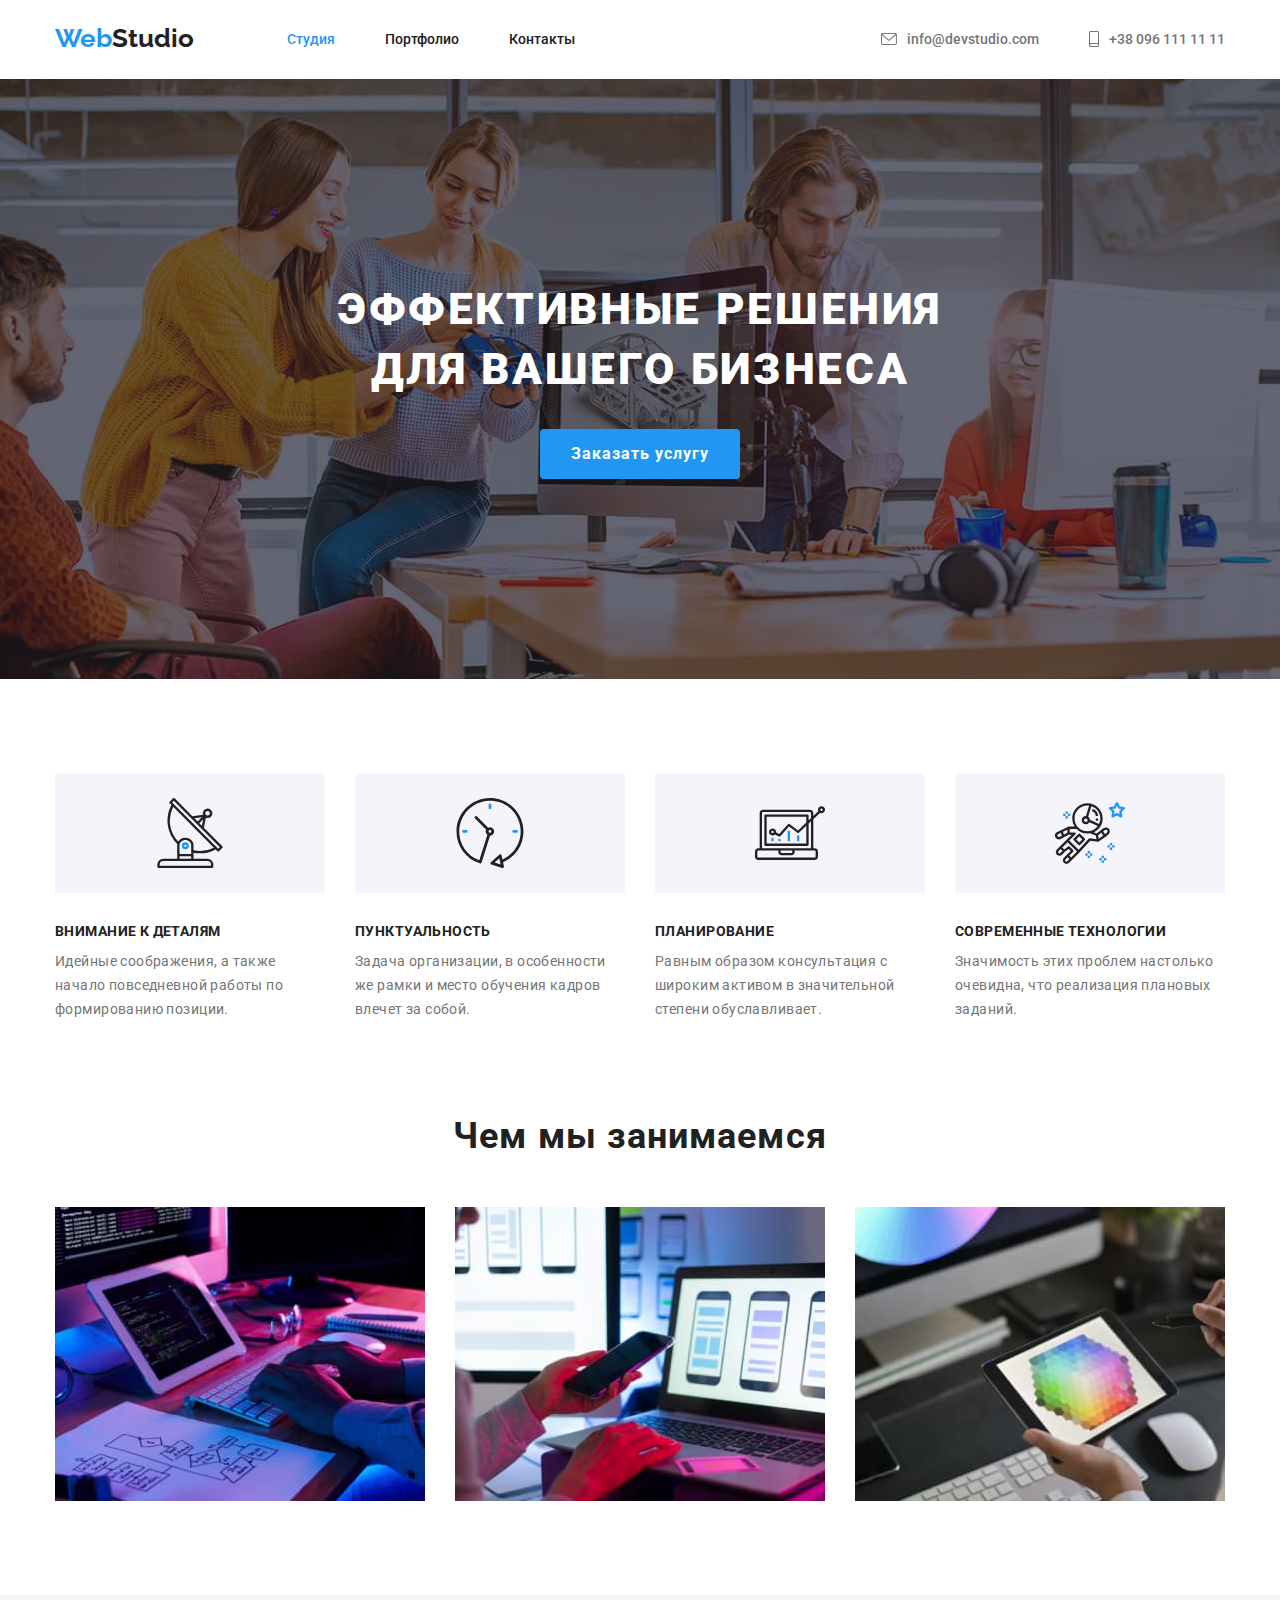
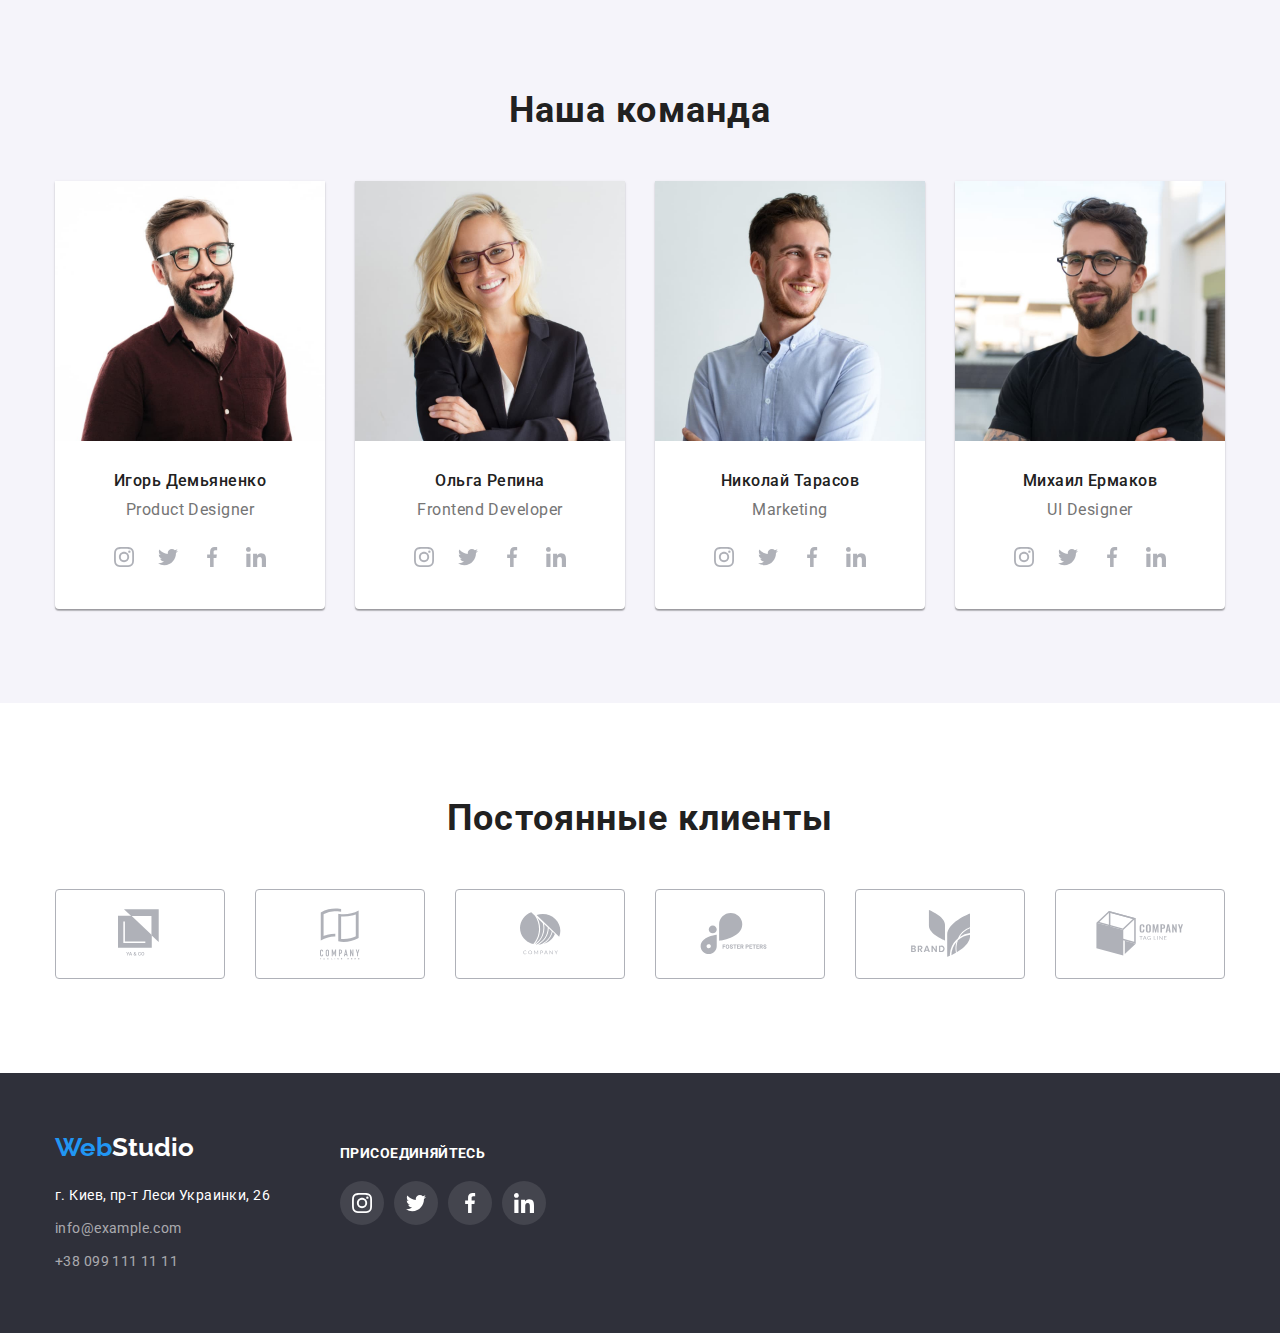
<file: index.html>
<!DOCTYPE html>
<html lang="ru">
<head>
    <meta charset="UTF-8">
    <meta name="viewport" content="width=device-width, initial-scale=1.0">
    <title>Web Studio</title>
    <link rel="stylesheet" href="./css/normalize.css" />
    <link rel="preconnect" href="https://fonts.gstatic.com">
    <link href="https://fonts.googleapis.com/css2?family=Oleo+Script&family=Raleway:wght@700&family=Roboto:wght@400;500;700;900&display=swap" rel="stylesheet">
    <link rel="stylesheet" href="./css/styles.css" />
</head>
<body>
   <header>
    <div class="container header-container">
    <span class="studio-title-black"><span class="web-title">Web</span>Studio</span>
    <nav class="nav-list-container">
        <ul class="nav-list">
            <li><a class="link-item link-item-black current" href="index.html">Студия</a></li>
            <li><a class="link-item link-item-black" href="portfolio.html">Портфолио</a></li>
            <li><a class="link-item link-item-black" href="#contacts">Контакты</a></li>
        </ul>
    </nav>
        <ul class="header-contacts">
            <li><a class="link-item link-item-gray" href="mailto:info@devstudio.com">
              <svg class="email-icon" width="16" height="12">
                <use href="images/icons.svg#icon-envelope">          
                </use></svg>
              info@devstudio.com</a></li>
            <li><a class="link-item link-item-gray" href="tel:+380961111111">
              <svg class="phone-icon" width="10" height="16">
                <use href="images/icons.svg#icon-smartphone">
                </use></svg>              
              +38 096 111 11 11</a></li>
        </ul>
    </div>    
   </header> 
   <main>
       <section class="section-effective">
        <div class="container container-effective">
           <h1 class="section-effective-title">Эффективные решения<br> для вашего бизнеса</h1>
                <button class="btn-order">Заказать услугу</button>
              </div>
       </section>
       <section>
        <div class="container">
           <ul class="merits">
               <li>
                 <div class="merit-icon"> 
                  <svg class="icon1" width="70" height="70">
                    <use href="images/icons.svg#icon-antenna-1">
                    </use>
                  </svg> </div>
                 <h3 class="merit-title">Внимание к деталям</h3>
                 <p class="merit-item">Идейные соображения, а также начало повседневной работы по формированию позиции.</p></li>
               <li>
                <div class="merit-icon">
                  <svg class="icon1" width="70" height="70">
                    <use href="images/icons.svg#icon-clock-1">
                    </use>
                  </svg>
                </div>
                <h3 class="merit-title">Пунктуальность</h3>
                 <p class="merit-item">Задача организации, в особенности же рамки и место обучения кадров влечет за собой.</p></li>
                <li>
                  <div class="merit-icon">
                    <svg class="icon1" width="70" height="70">
                      <use href="images/icons.svg#icon-diagram-1">
                      </use>
                    </svg>
                  </div>
                  <h3 class="merit-title">Планирование</h3>
                 <p class="merit-item">Равным образом консультация с широким активом в значительной степени обуславливает.</p> </li>
                <li>
                  <div class="merit-icon">
                    <svg class="icon1" width="70" height="70">
                      <use href="images/icons.svg#icon-astronaut-1">
                      </use>
                    </svg>
                  </div>
                  <h3 class="merit-title">Современные технологии</h3>
                 <p class="merit-item">Значимость этих проблем настолько очевидна, что реализация плановых заданий.</p></li>
            </ul>
        </div>
       </section>
       <section class="what-we-do-section">
        <div class="container">
           <h2 class="section-titles">Чем мы занимаемся</h2>
           <ul class="what-we-do-imgs">
               <li><img src="images/img1.jpg" alt="img1"></li>
               <li><img src="images/img2.jpg" alt="img2"></li>
               <li><img src="images/img3.jpg" alt="img3"></li>
           </ul>
        </div>
       </section>
       <section class="team">
        <div class="container">
           <h2 class="section-titles">Наша команда</h2>
           <ul class="team-list">
               <li class="team-list-item">
                 <article class="team-card">
                    <div class="team-card-thumb">
                      <img src="images/igor.jpg" alt="img_igor" >
                    </div>

                   <div class="team-card-content">
                   <h3 class="team-member-name">Игорь Демьяненко</h3>
                   <p class="team-member-profession">Product Designer</p>
                     <ul class="social-icons">
                       <li>
                         <a class="social-icons-link" href="#">                          
                            <svg class="social-icon" width="20" height="20">
                              <use href="images/icons.svg#icon-instagram-2">
                              </use>
                            </svg>                          
                         </a>
                       </li>
                      <li>
                        <a class="social-icons-link" href="#">
                          <svg class="social-icon" width="20" height="20">
                            <use href="images/icons.svg#icon-twitter-1">
                            </use>
                          </svg>
                        </a>
                      </li>
                      <li>
                        <a class="social-icons-link" href="#">
                          <svg class="social-icon" width="20" height="20">
                            <use href="images/icons.svg#icon-facebook-1">
                            </use>
                          </svg>
                        </a>
                      </li>
                      <li>
                        <a class="social-icons-link" href="#">
                          <svg class="social-icon" width="20" height="20">
                            <use href="images/icons.svg#icon-linkedin-1">
                            </use>
                          </svg>
                        </a>
                      </li>
                     </ul>                   
                   </div> 
                   </article>
                </li>
                <li class="team-list-item">
                <article class="team-card">
                    <div class="team-card-thumb">
                    <img src="images/olga.jpg" alt="img_olga">
                    </div>

                    <div class="team-card-content">
                    <h3 class="team-member-name">Ольга Репина</h3>
                    <p class="team-member-profession">Frontend Developer</p>
                    <ul class="social-icons">
                      <li>
                        <a class="social-icons-link" href="#">
                          <svg class="social-icon" width="20" height="20">
                            <use href="images/icons.svg#icon-instagram-2">
                            </use>
                          </svg>
                        </a>
                      </li>
                      <li>
                        <a class="social-icons-link" href="#">
                          <svg class="social-icon" width="20" height="20">
                            <use href="images/icons.svg#icon-twitter-1">
                            </use>
                          </svg>
                        </a>
                      </li>
                      <li>
                        <a class="social-icons-link" href="#">
                          <svg class="social-icon" width="20" height="20">
                            <use href="images/icons.svg#icon-facebook-1">
                            </use>
                          </svg>
                        </a>
                      </li>
                      <li>
                        <a class="social-icons-link" href="#">
                          <svg class="social-icon" width="20" height="20">
                            <use href="images/icons.svg#icon-linkedin-1">
                            </use>
                          </svg>
                        </a>
                      </li>
                    </ul>
                    </div> 
                   </article>   
               </li>
                 <li class="team-list-item">
                 <article class="team-card">
                    <div class="team-card-thumb">
                    <img src="images/nikolai.jpg" alt="img_nikolai">
                    </div>

                    <div class="team-card-content">
                    <h3 class="team-member-name">Николай Тарасов</h3>
                    <p class="team-member-profession">Marketing</p>
                    <ul class="social-icons">
                      <li>
                        <a class="social-icons-link" href="#">
                          <svg class="social-icon" width="20" height="20">
                            <use href="images/icons.svg#icon-instagram-2">
                            </use>
                          </svg>
                        </a>
                      </li>
                      <li>
                        <a class="social-icons-link" href="#">
                          <svg class="social-icon" width="20" height="20">
                            <use href="images/icons.svg#icon-twitter-1">
                            </use>
                          </svg>
                        </a>
                      </li>
                      <li>
                        <a class="social-icons-link" href="#">
                          <svg class="social-icon" width="20" height="20">
                            <use href="images/icons.svg#icon-facebook-1">
                            </use>
                          </svg>
                        </a>
                      </li>
                      <li>
                        <a class="social-icons-link" href="#">
                          <svg class="social-icon" width="20" height="20">
                            <use href="images/icons.svg#icon-linkedin-1">
                            </use>
                          </svg>
                        </a>
                      </li>
                    </ul>
                    </div> 
                   </article>   
               </li>
                 <li class="team-list-item">
                 <article class="team-card">
                    <div class="team-card-thumb">
                    <img src="images/mikhail.jpg" alt="img_mikhail">
                    </div>

                    <div class="team-card-content">
                    <h3 class="team-member-name">Михаил Ермаков</h3>
                    <p class="team-member-profession">UI Designer</p>
                    <ul class="social-icons">
                      <li>
                        <a class="social-icons-link" href="#">
                          <svg class="social-icon" width="20" height="20">
                            <use href="images/icons.svg#icon-instagram-2">
                            </use>
                          </svg>
                        </a>
                      </li>
                      <li>
                        <a class="social-icons-link" href="#">
                          <svg class="social-icon" width="20" height="20">
                            <use href="images/icons.svg#icon-twitter-1">
                            </use>
                          </svg>
                        </a>
                      </li>
                      <li>
                        <a class="social-icons-link" href="#">
                          <svg class="social-icon" width="20" height="20">
                            <use href="images/icons.svg#icon-facebook-1">
                            </use>
                          </svg>
                        </a>
                      </li>
                      <li>
                        <a class="social-icons-link" href="#">
                          <svg class="social-icon" width="20" height="20">
                            <use href="images/icons.svg#icon-linkedin-1">
                            </use>
                          </svg>
                        </a>
                      </li>
                    </ul>
                    </div> 
                   </article>   
               </li>
           </ul>
        </div>
       </section>
       <section class="clients">
         <div class="container">
          <h2 class="section-titles">Постоянные клиенты</h2>
          <ul class="clients-list">
            <li>
            <a class="link-client" href="#">
              <div class="client-icon-container">
              <svg class="client-icon" width="45" height="50">
              <use href="images/icons.svg#icon-logo-1">
                   </use>
                 </svg>
                </div>
               </a>
               </li>
            <li>
              <a class="link-client" href="#">
                  <div class="client-icon-container">
                  <svg class="client-icon" width="40" height="52">
                    <use href="images/icons.svg#icon-logo-2">
                    </use>
                  </svg>
                </div>
                </a>            
            </li>
            <li>
              <a class="link-client" href="#">
              <div class="client-icon-container">                
                  <svg class="client-icon" width="41" height="43">
                    <use href="images/icons.svg#icon-logo-3">
                    </use>
                  </svg>
              </div>
              </a>
            </li>
            <li>
              <a class="link-client" href="#">
                  <div class="client-icon-container">
                  <svg class="client-icon" width="80" height="42">
                    <use href="images/icons.svg#icon-logo-4">
                    </use>
                  </svg>
                </div>
              </a>
                </li>
            <li>
              <a class="link-client" href="#">
                  <div class="client-icon-container">
                  <svg class="client-icon" width="59" height="47">
                    <use href="images/icons.svg#icon-logo-5">
                    </use>
                  </svg>
                </div>
              </a>
            </li>
            <li>
              <a class="link-client" href="#">
                  <div class="client-icon-container">
                  <svg class="client-icon" width="88" height="45">
                    <use href="images/icons.svg#icon-logo-6">
                    </use>
                  </svg>
                </div>
              </a>
            </li>
          </ul>

         </div>
       </section> 
   </main>
   <footer>
    <div class="container footer-container">
        <div>
          <a class="logo-container" href="#"><span class="web-title">Web</span>Studio</a>      
    <address id="contacts">
      <ul class="footer-contacts">
       <li><a class="physical-address" href="#">г. Киев, пр-т Леси Украинки, 26</a></li> 
       <li><a class="contacts-item" href="mailto:info@example.com">info@example.com</a></li> 
       <li><a class="contacts-item" href="tel:+380991111111">+38 099 111 11 11</a></li> 
    </ul>
  </address>
   </div>
         <div class="footer-social-media-container">
      <h4 class="footer-social-media-title">Присоединяйтесь</h4>
      <ul class="social-icons social-icons-footer">
      <li>
        <a class="footer-social-icons-link" href="#">
          <svg class="footer-social-icon" width="20" height="20">
            <use href="images/icons.svg#icon-instagram-2">
            </use>
          </svg>
        </a>
      </li>
      <li>
        <a class="footer-social-icons-link" href="#">
          <svg class="footer-social-icon" width="20" height="20">
            <use href="images/icons.svg#icon-twitter-1">
            </use>
          </svg>
        </a>
      </li>
      <li>
        <a class="footer-social-icons-link" href="#">
          <svg class="footer-social-icon" width="20" height="20">
            <use href="images/icons.svg#icon-facebook-1">
            </use>
          </svg>
        </a>
      </li>
      <li>
        <a class="footer-social-icons-link" href="#">
          <svg class="footer-social-icon" width="20" height="20">
            <use href="images/icons.svg#icon-linkedin-1">
            </use>
          </svg>
        </a>
      </li>
    </ul>
  </div>
    </div>
   </footer>
</body>
</html>
</file>
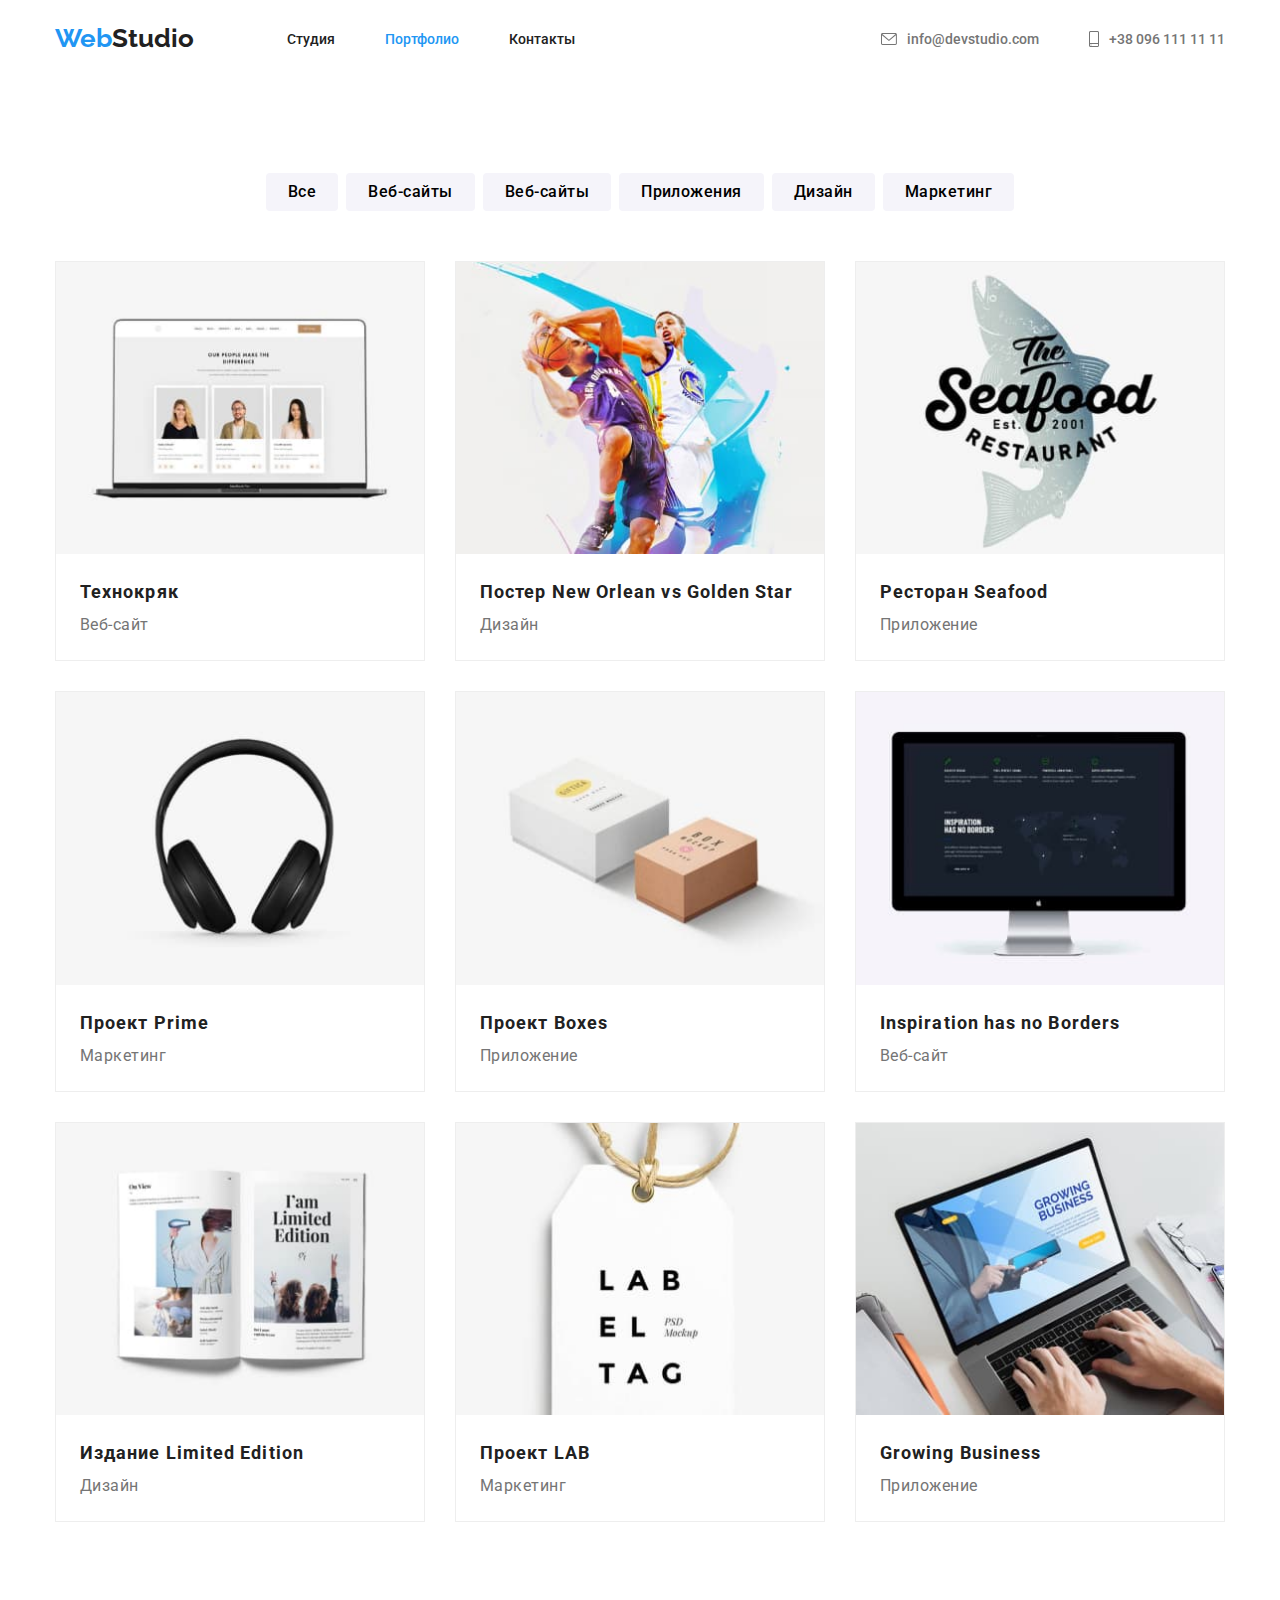
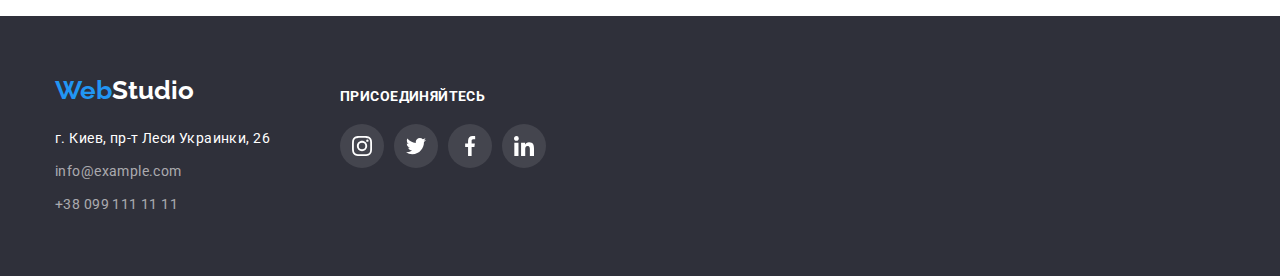
<file: portfolio.html>
<!DOCTYPE html>
<html lang="en">
<head>
    <meta charset="UTF-8">
    <meta name="viewport" content="width=device-width, initial-scale=1.0">
    <title>Portfolio</title>
    <link rel="stylesheet" href="./css/normalize.css" />
    <link rel="preconnect" href="https://fonts.gstatic.com">
    <link href="https://fonts.googleapis.com/css2?family=Oleo+Script&family=Raleway:wght@700&family=Roboto:wght@400;500;700;900&display=swap" rel="stylesheet">
    <link rel="stylesheet" href="./css/styles.css" /> 
   </head>
<body>
   <header>
      <div class="container header-container">
         <span class="studio-title-black"><span class="web-title">Web</span>Studio</span>
         <nav class="nav-list-container">
            <ul class="nav-list">
               <li><a class="link-item link-item-black" href="index.html">Студия</a></li>
               <li><a class="link-item link-item-black current" href="portfolio.html">Портфолио</a></li>
               <li><a class="link-item link-item-black" href="#contacts">Контакты</a></li>
            </ul>
         </nav>
         <ul class="header-contacts">
            <li><a class="link-item link-item-gray" href="mailto:info@devstudio.com">
                  <svg class="email-icon" width="16" height="12">
                     <use href="images/icons.svg#icon-envelope">
                     </use>
                  </svg>
                  info@devstudio.com</a></li>
            <li><a class="link-item link-item-gray" href="tel:+380961111111">
                  <svg class="phone-icon" width="10" height="16">
                     <use href="images/icons.svg#icon-smartphone">
                     </use>
                  </svg>
                  +38 096 111 11 11</a></li>
         </ul>
      </div>
   </header>
       <main>
        <section>
         <div class="container btns">
           <h2 class="visually-hidden">Портфолио</h2>
           <ul class="btns-portfolio">
                  <li><button class="btn-portfolio">Все</button></li> 
                  <li><button class="btn-portfolio">Веб-сайты</button></li>
                  <li><button class="btn-portfolio">Веб-сайты</button></li>
                  <li><button class="btn-portfolio">Приложения</button></li>
                  <li><button class="btn-portfolio">Дизайн</button></li>
                  <li><button class="btn-portfolio">Маркетинг</button></li>
           </ul>
           </div>
         </section>
        <section>
            <div class="container cards-container">
            <ul class="portfolio-cards">
                <li class="portfolio-card-item">
                   <a href="#" class="card">
                   <div class="card-thumb">
                     <img src="images/portfolio-img1.jpg" alt="portfolio-img1">
                  </div>

                   <div class="card-content">
                     <h3 class="portfolio-item-title">Технокряк</h3>
                     <p class="portfolio-item-type">Веб-сайт</p>
                  </div>
                  </a>
                </li>
                <li class="portfolio-card-item">
                   <a href="#" class="card">
                   <div class="card-thumb">
                    <img src="images/portfolio-img2.jpg" alt="portfolio-img2">
                    </div>
                   
                    <div class="card-content">
                    <h3 class="portfolio-item-title">Постер New Orlean vs Golden Star</h3>
                    <p class="portfolio-item-type">Дизайн</p>
                    </div>
                  </a>
                 </li>
                 <li class="portfolio-card-item">
                   <a href="#" class="card">
                   <div class="card-thumb">
                    <img src="images/portfolio-img3.jpg" alt="portfolio-img3">
                    </div>
                   
                    <div class="card-content">
                    <h3 class="portfolio-item-title">Ресторан Seafood</h3>
                    <p class="portfolio-item-type">Приложение</p>
                    </div>
                  </a>
                 </li>
                 <li class="portfolio-card-item">
                   <a href="#" class="card">
                   <div class="card-thumb">
                    <img src="images/portfolio-img4.jpg" alt="portfolio-img4">
                    </div>
                    
                    <div class="card-content">
                    <h3 class="portfolio-item-title">Проект Prime</h3>
                    <p class="portfolio-item-type">Маркетинг</p>
                    </div>
                  </a>
                 </li>
                 <li class="portfolio-card-item">
                   <a href="#" class="card">
                   <div class="card-thumb">
                    <img src="images/portfolio-img5.jpg" alt="portfolio-img5">
                    </div>
                    
                    <div class="card-content">
                    <h3 class="portfolio-item-title">Проект Boxes</h3>
                    <p class="portfolio-item-type">Приложение</p>
                    </div>
                  </a>
                 </li>
                 <li class="portfolio-card-item">
                   <a href="#" class="card">
                   <div class="card-thumb">
                    <img src="images/portfolio-img6.jpg" alt="portfolio-img6">
                    </div>
                    
                    <div class="card-content">
                    <h3 class="portfolio-item-title">Inspiration has no Borders</h3>
                    <p class="portfolio-item-type">Веб-сайт</p>
                    </div>
                  </a>
                 </li>
                 <li class="portfolio-card-item">
                   <a href="#" class="card">
                   <div class="card-thumb">
                    <img src="images/portfolio-img7.jpg" alt="portfolio-img7">
                    </div>
                    
                    <div class="card-content">
                    <h3 class="portfolio-item-title">Издание Limited Edition</h3>
                    <p class="portfolio-item-type">Дизайн</p>
                    </div>
                  </a>
                 </li>
                 <li class="portfolio-card-item">
                   <a href="#" class="card">
                   <div class="card-thumb">
                    <img src="images/portfolio-img8.jpg" alt="portfolio-img8">
                    </div>
                    
                    <div class="card-content">
                    <h3 class="portfolio-item-title">Проект LAB</h3>
                    <p class="portfolio-item-type">Маркетинг</p>
                    </div>
                  </a>
                 </li>
                 <li class="portfolio-card-item">
                   <a href="#" class="card">
                   <div class="card-thumb">
                    <img src="images/portfolio-img9.jpg" alt="portfolio-img9">
                    </div>
                    
                    <div class="card-content">
                    <h3 class="portfolio-item-title">Growing Business</h3>
                    <p class="portfolio-item-type">Приложение</p>
                    </div>
                  </a>
                 </li>
            </ul>
            </div>
        </section>
       </main>
      <footer>
         <div class="container footer-container">
            <div>
               <div class="logo-container"><span class="studio-title-white"><span class="web-title">Web</span>Studio</span>
               </div>
               <address id="contacts">
                  <ul class="footer-contacts">
                     <li><a class="physical-address" href="#">г. Киев, пр-т Леси Украинки, 26</a></li>
                     <li><a class="contacts-item" href="mailto:info@example.com">info@example.com</a></li>
                     <li><a class="contacts-item" href="tel:+380991111111">+38 099 111 11 11</a></li>
                  </ul>
               </address>
            </div>
            <div class="footer-social-media-container">
               <h4 class="footer-social-media-title">Присоединяйтесь</h4>
               <ul class="social-icons social-icons-footer">
                  <li>
                     <a class="footer-social-icons-link" href="#">
                        <svg class="footer-social-icon" width="20" height="20">
                           <use href="images/icons.svg#icon-instagram-2">
                           </use>
                        </svg>
                     </a>
                  </li>
                  <li>
                     <a class="footer-social-icons-link" href="#">
                        <svg class="footer-social-icon" width="20" height="20">
                           <use href="images/icons.svg#icon-twitter-1">
                           </use>
                        </svg>
                     </a>
                  </li>
                  <li>
                     <a class="footer-social-icons-link" href="#">
                        <svg class="footer-social-icon" width="20" height="20">
                           <use href="images/icons.svg#icon-facebook-1">
                           </use>
                        </svg>
                     </a>
                  </li>
                  <li>
                     <a class="footer-social-icons-link" href="#">
                        <svg class="footer-social-icon" width="20" height="20">
                           <use href="images/icons.svg#icon-linkedin-1">
                           </use>
                        </svg>
                     </a>
                  </li>
               </ul>
            </div>
         </div>
      </footer>
</body>
</html>
</file>
<file: css/styles.css>
:root {
  --white-text: rgba(255, 255, 255, 1);

  --white-text-op60: rgba(255, 255, 255, 0.6);

  --black-text: rgba(33, 33, 33, 1);

  --blue-text: rgba(33, 150, 243, 1);

  --gray-text: rgba(117, 117, 117, 1);

  --back-gray: rgba(47, 48, 58, 1);

  --back-middle_gray: rgba(245, 244, 250, 1);

  --back-strong_gray: rgba(229, 229, 229, 1);

  --card-set-gap: 30px;

  --background-gray-op40: rgba(47, 48, 58, 0.4);

  --icons-gray: rgba(175, 177, 184, 1);

  --footer-icons-background: rgba(255, 255, 255, 0.1);
}

body {
  font-family: 'Roboto', sans-serif;
}

img {
  display: block;
  max-width: 100%;
  height: auto;
}

.container {
  width: 1200px;
  padding: 0 15px;
  margin: 0 auto;
}

.header-container {
  display: flex;
  justify-content: space-between;
  padding-top: 24px;
  padding-bottom: 25px;
}

.cards-container {
  padding-bottom: 94px;
}

.nav-list-container {
  display: flex;
  margin-left: 93px;
  align-items: center;
}

.nav-list {
  display: flex;
  align-items: center;
}

.nav-list li:not(:last-child) {
  margin-right: 50px;
}

.header-contacts {
  display: flex;
  margin-left: auto;
  align-items: center;
}

.header-contacts li:last-child {
  margin-left: 50px;
}

.section-effective {
  background: linear-gradient(
      var(--background-gray-op40),
      var(--background-gray-op40)
    ),
    url('../images/background.jpg');
  background-repeat: no-repeat;
  background-size: cover;
  background-position: center;
  max-width: 1600px;
  margin-left: auto;
  margin-right: auto;
}

.section-effective-title {
  color: var(--white-text);
  font-weight: 900;
  font-size: 44px;
  line-height: 60px;
  text-align: center;
  letter-spacing: 0.06em;
  text-transform: uppercase;
  margin-bottom: 30px;
}

.btn-order {
  color: var(--white-text);
  border: none;
  background: var(--blue-text);
  font-weight: bold;
  font-size: 16px;
  line-height: 30px;
  letter-spacing: 0.06em;
  height: 50px;
  width: 200px;
  border-radius: 4px;
}

.btn-order-container {
  text-align: center;
  padding-bottom: 200px;
}

.merits {
  display: flex;
  padding-top: 94px;
}

.merits li:not(:last-child) {
  margin-right: 30px;
}

.merit-icon {
  width: 270px;
  height: 120px;
  background-color: var(--back-middle_gray);
  margin-bottom: 30px;
  justify-content: center;
  align-items: center;
  display: flex;
}

.clients-list {
  display: flex;
  justify-content: space-between;
}

.client-icon-container {
  width: 170px;
  height: 90px;
  border: 1px solid currentColor;
  border-radius: 4px;
  justify-content: center;
  align-items: center;
  display: flex;
}

.client-icon {
  fill: currentColor;
}

.link-client {
  color: var(--icons-gray);
}

.client-icon {
  fill: currentColor;
}

.merit-title {
  font-weight: bold;
  font-size: 14px;
  line-height: 16px;
  letter-spacing: 0.03em;
  text-transform: uppercase;
  color: var(--black-text);
  margin-bottom: 10px;
}

.merit-item {
  font-weight: normal;
  font-size: 14px;
  line-height: 24px;
  letter-spacing: 0.03em;
  color: var(--gray-text);
}

.section-titles {
  font-weight: bold;
  font-size: 36px;
  line-height: 42px;
  letter-spacing: 0.03em;
  color: var(--black-text);
  font-family: 'Roboto', sans-serif;
  text-align: center;
  margin-bottom: 50px;
}

.what-we-do-section {
  padding-top: 94px;
  padding-bottom: 94px;
}

.what-we-do-imgs {
  display: flex;
  justify-content: space-between;
}

.team {
  background-color: var(--back-middle_gray);
  padding-top: 94px;
  padding-bottom: 94px;
}

.clients {
  padding-top: 94px;
  padding-bottom: 94px;
}

.team-list {
  padding: 0;
  margin: 0;
  list-style: none;

  display: flex;
  flex-wrap: wrap;
  margin-left: calc(-1 * var(--card-set-gap));
  margin-top: calc(-1 * var(--card-set-gap));
}

.team-list-item {
  flex-basis: calc(100% / 4 - var(--card-set-gap));
  margin-left: var(--card-set-gap);
  margin-top: var(--card-set-gap);
}

.team-member-name {
  font-weight: 500;
  font-size: 16px;
  line-height: 19px;
  letter-spacing: 0.03em;
  color: var(--black-text);
  text-align: center;
}

.team-member-profession {
  color: var(--gray-text);
  font-size: 16px;
  line-height: 19px;
  letter-spacing: 0.03em;
  font-weight: normal;
  margin-top: 10px;
  margin-bottom: 16px;
  text-align: center;
}

.studio-title-white {
  font-family: 'Raleway', sans-serif;
  color: var(--white-text);
  font-weight: bold;
  font-size: 26px;
}

.studio-title-black {
  font-family: 'Raleway', sans-serif;
  color: var(--black-text);
  font-weight: bold;
  font-size: 26px;
}

.web-title {
  color: var(--blue-text);
}

.physical-address {
  font-weight: normal;
  font-size: 14px;
  line-height: 24px;
  letter-spacing: 0.03em;
  color: var(--white-text);
  margin-top: 20px;
}

.contacts-item {
  font-weight: normal;
  font-size: 14px;
  line-height: 24px;
  letter-spacing: 0.03em;
  color: var(--white-text-op60);
}

a {
  text-decoration: none;
}

a:visited {
  text-decoration: none;
}

a:hover,
a:focus {
  color: var(--blue-text);
  text-decoration: none;
}

.link-item {
  font-style: normal;
  font-weight: 500;
  font-size: 14px;
}

.link-item-black {
  color: var(--black-text);
}

.link-item-gray {
  color: var(--gray-text);
  display: flex;
  align-items: center;
}

.link-item-gray .email-icon {
  fill: currentColor;
  margin-right: 10px;
}

.phone-icon {
  fill: currentColor;
  margin-right: 10px;
}

.btns {
  padding-top: 94px;
  padding-bottom: 50px;
}

.btns-portfolio {
  display: flex;
  justify-content: center;
}

.btns-portfolio li:not(:last-child) {
  margin-right: 8px;
}

.btn-portfolio {
  background: var(--back-middle_gray);
  border: none;
  font-style: normal;
  font-weight: 500;
  font-size: 16px;
  line-height: 26px;
  letter-spacing: 0.03em;
  padding: 6px 22px;
  border-radius: 4px;
}

.btns-portfolio :focus,
.btns-portfolio :hover {
  background: var(--blue-text);
  color: var(--white-text);
  border-radius: 4px;
  outline: none;
  box-shadow: 0px 3px 1px rgba(0, 0, 0, 0.1), 0px 1px 2px rgba(0, 0, 0, 0.08),
    0px 2px 2px rgba(0, 0, 0, 0.12);
}

.portfolio-cards {
  padding: 0;
  margin: 0;
  list-style: none;

  display: flex;
  flex-wrap: wrap;
  margin-left: calc(-1 * var(--card-set-gap));
  margin-top: calc(-1 * var(--card-set-gap));
}

.portfolio-cards li {
  flex-basis: calc(100% / 3 - var(--card-set-gap));
  margin-left: var(--card-set-gap);
  margin-top: var(--card-set-gap);
}

.portfolio-item-title {
  font-weight: bold;
  font-size: 18px;
  line-height: 36px;
  letter-spacing: 0.06em;
}

.portfolio-item-type {
  font-weight: normal;
  font-size: 16px;
  line-height: 30px;
  letter-spacing: 0.03em;
  color: var(--gray-text);
}

.visually-hidden {
  position: absolute;
  width: 1px;
  height: 1px;
  margin: -1px;
  border: 0;
  padding: 0;
  white-space: nowrap;
  clip-path: inset(100%);
  clip: rect(0 0 0 0);
  overflow: hidden;
}

.current {
  color: var(--blue-text);
}

footer {
  background-color: var(--back-gray);
}

.footer-contacts li:not(:last-child) {
  margin-bottom: 9px;
}

.team-card {
  background-color: var(--white-text);
  box-shadow: 0px 1px 3px rgba(0, 0, 0, 0.12), 0px 1px 1px rgba(0, 0, 0, 0.14),
    0px 2px 1px rgba(0, 0, 0, 0.2);
  border-radius: 0px 0px 4px 4px;
}

.team-card-content {
  padding: 30px;
}

.container-effective {
  text-align: center;
  padding-top: 200px;
  padding-bottom: 200px;
}

.social-icons {
  display: flex;
  justify-content: center;
}

.social-icons li {
  width: 44px;
  height: 44px;
  display: flex;
  justify-content: center;
  align-items: center;
  border-radius: 50%;
}

.social-icons li:hover {
  background: var(--blue-text);
}

.social-icons li:focus {
  background: var(--blue-text);
}

.social-icons-link {
  width: 44px;
  height: 44px;
  display: flex;
  align-items: center;
  justify-content: center;
  color: var(--icons-gray);
}

.social-icons-link:hover {
  color: var(--white-text);
}

.social-icons-link:focus {
  outline: none;
  color: var(--white-text);
  background: var(--blue-text);
  border-radius: 50%;
}

.social-icon {
  fill: currentColor;
}

.footer-social-media-title {
  text-transform: uppercase;
  font-weight: bold;
  font-size: 14px;
  line-height: 16px;
  letter-spacing: 0.03em;
  color: var(--white-text);
  margin-bottom: 20px;
}

.footer-container {
  display: flex;
  padding-top: 60px;
  padding-bottom: 60px;
}

.footer-social-media-container {
  padding-top: 12px;
  margin-left: 70px;
}

.footer-social-icons-link {
  width: 44px;
  height: 44px;
  display: flex;
  align-items: center;
  justify-content: center;
  color: var(--white-text);
  background: var(--footer-icons-background);
  border-radius: 50%;
}

.footer-social-icons-link:hover {
  color: var(--white-text);
}

.footer-social-icons-link:focus {
  outline: none;
  color: var(--white-text);
  background: var(--blue-text);
  border-radius: 50%;
}

.footer-social-icon {
  fill: currentColor;
}

.social-icons-footer li {
  margin-right: 10px;
}

.portfolio-card-item {
  border: 1px solid #eeeeee;
  box-sizing: border-box;
}

.portfolio-card-item:focus,
.portfolio-card-item:hover {
  border: 1px solid #eeeeee;
  box-sizing: border-box;
  box-shadow: 0px 1px 1px rgba(0, 0, 0, 0.12), 0px 4px 4px rgba(0, 0, 0, 0.06),
    1px 4px 6px rgba(0, 0, 0, 0.16);
}

.card {
  text-decoration: none;
  color: var(--black-text);
}

.card:visited,
.card:hover,
.card:focus {
  color: var(--black-text);
  text-decoration: none;
}

.card-content {
  padding-top: 20px;
  padding-bottom: 20px;
  padding-left: 24px;
  padding-right: 24px;
}

.logo-container {
  margin-bottom: 20px;
  display: block;
  color: var(--white-text);
  font-family: 'Raleway', sans-serif;
  font-weight: bold;
  font-size: 26px;
}

.logo-container:visited,
.logo-container:hover,
.logo-container:focus {
  color: var(--white-text);
  text-decoration: none;
}
</file>
